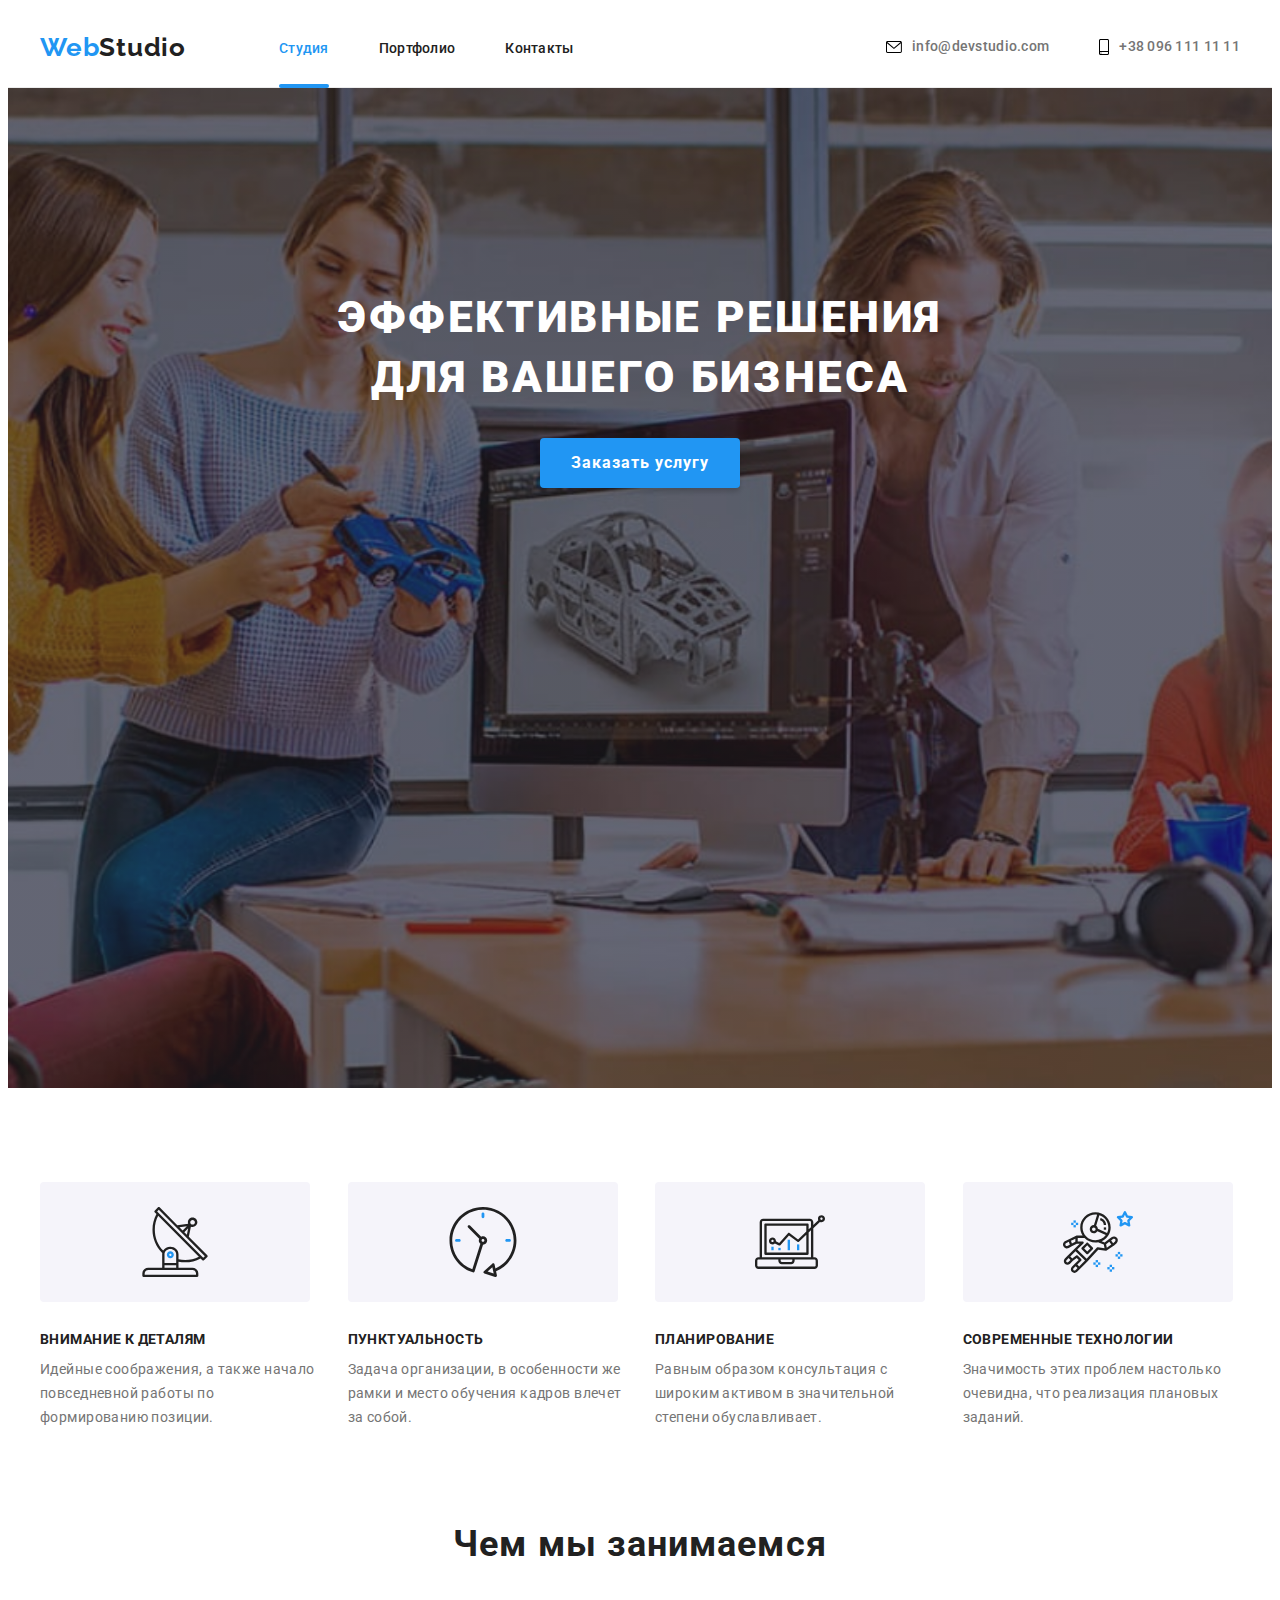
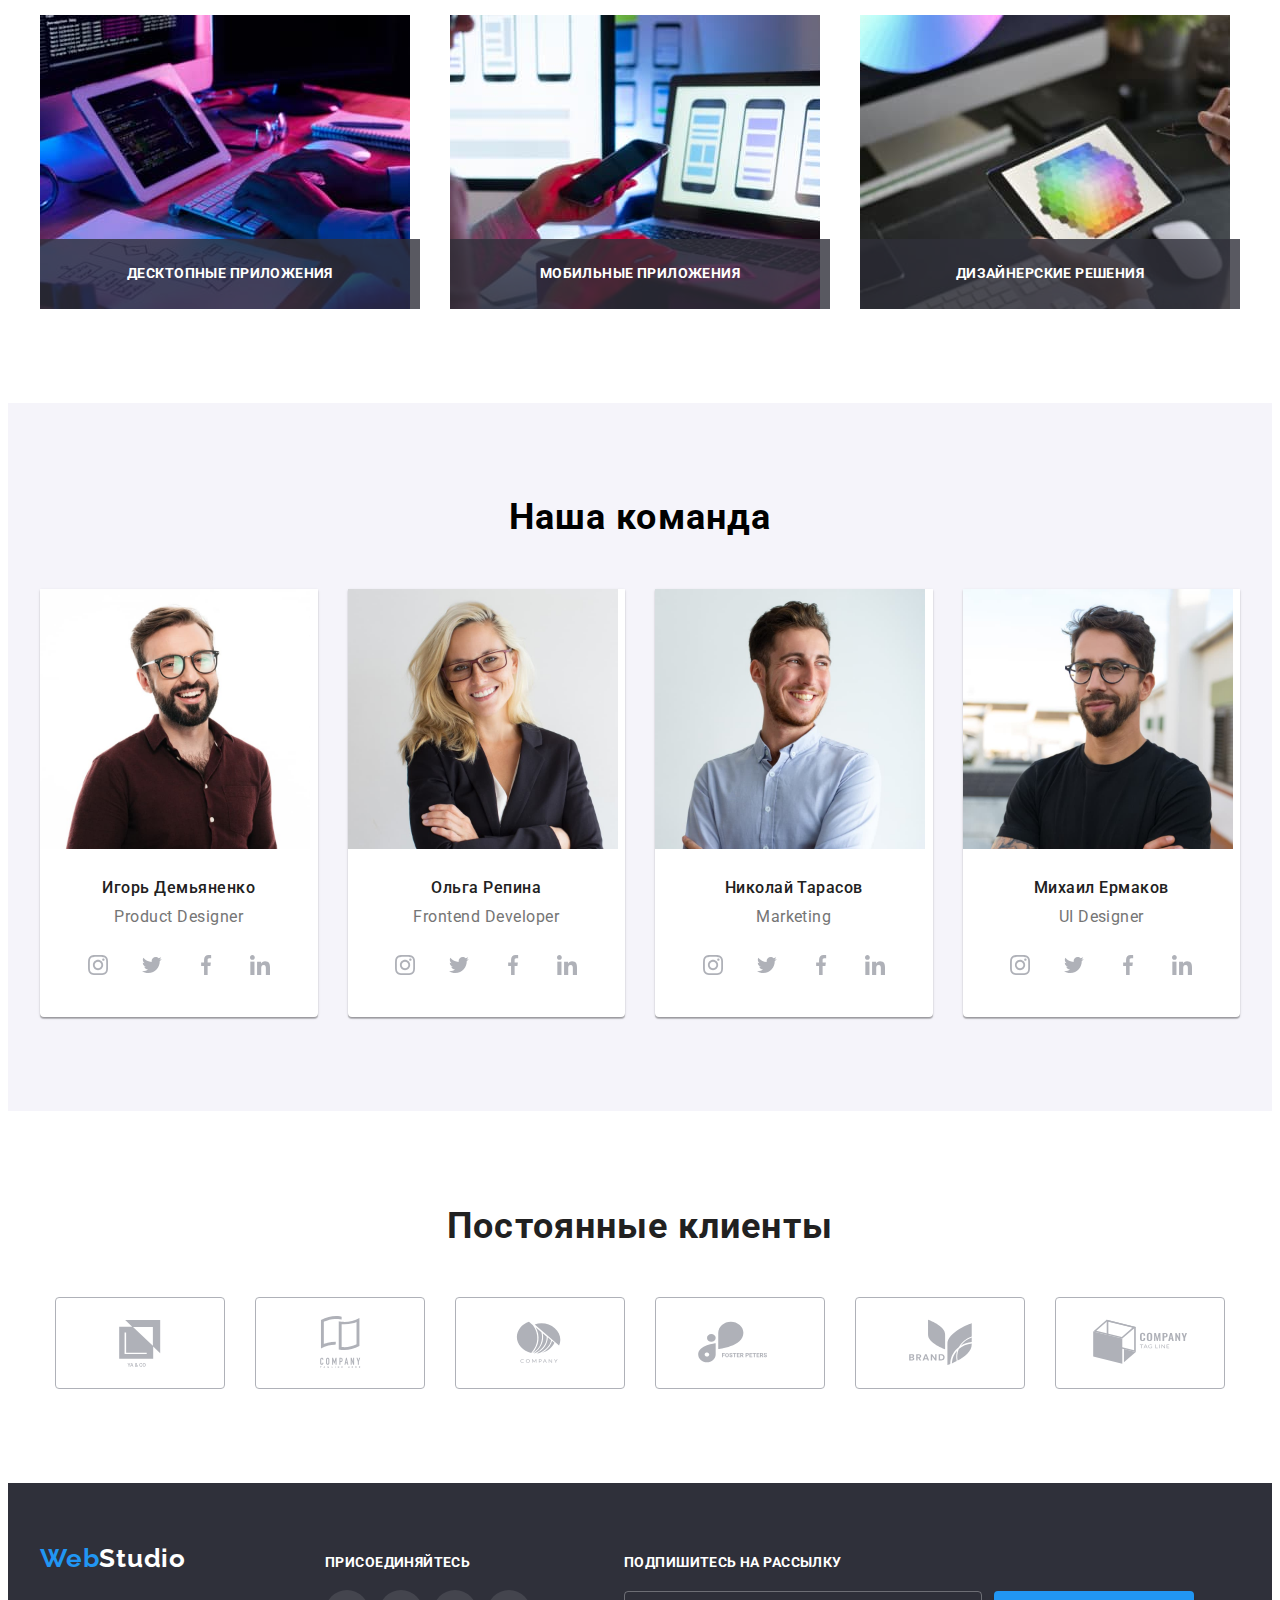
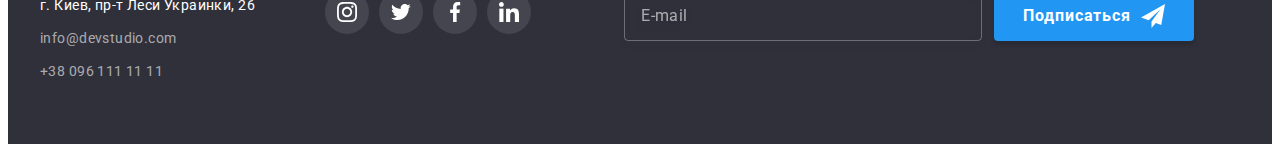
<file: index.html>
<!DOCTYPE html>
<html lang="ru">
<head>
    <meta charset="UTF-8">
    <meta http-equiv="X-UA-Compatible" content="IE=edge">
    <meta name="viewport" content="width=device-width, initial-scale=1.0">
    <link rel="preconnect" href="https://fonts.googleapis.com" />
    <link rel="preconnect" href="https://fonts.gstatic.com" crossorigin />
    <link href="https://fonts.googleapis.com/css2?family=Roboto:wght@400;500;700;900&family=Raleway:wght@700&display=swap"
        rel="stylesheet" 
    />
    <title>Gnat mac WebStudio</title>
    <link rel="stylesheet" href="https://cdnjs.cloudflare.com/ajax/libs/modern-normalize/1.1.0/modern-normalize.min.css"
        integrity="sha512-wpPYUAdjBVSE4KJnH1VR1HeZfpl1ub8YT/NKx4PuQ5NmX2tKuGu6U/JRp5y+Y8XG2tV+wKQpNHVUX03MfMFn9Q=="
        crossorigin="anonymous" referrerpolicy="no-referrer" />
    <link rel="stylesheet" href="./styles.css" />
</head>
    <body>
    <!--Section 1 header--> 
    <header class="header">
        <div class="container">
            <a class="header-logo link" href="./index.html">Web<span class="header-logo-a">Studio</span></a>
            <nav class="header-nav">
                <ul class="header-list list">
                    <li class="header-item"><a class="header-ite link current" href="./index.html">Студия</a></li>
                    <li class="header-item"><a class="header-ite link" href="./portfolio.html">Портфолио</a></li>
                    <li class="header-item"><a class="header-ite link" href="">Контакты</a></li>
                </ul>
            </nav>
            <div class="header-contacts">
                <a class="header-link link" href="mailto:info@devstudio.com">
                    <svg class="header-icon" width="16" height="12">
                        <use href="./images/icons/symbol-defs.svg#icon-envelope"></use>
                    </svg>
                    info@devstudio.com</a>
                <a class="header-link link" href="tel:+380961111111">
                    <svg class="header-icon" width="10" height="16">
                        <use href="./images/icons/symbol-defs.svg#icon-smartphone"></use>
                    </svg>
                    +38 096 111 11 11</a>
            </div>
        </div>
    </header>
    <main>
    <!--Section 2 hero -->
        <section class="hero">
            <div class="container">
            <div class="hero-pic">   
            <h1 class="hero-title">Эффективные решения для вашего бизнеса</h1>
                <button type="button" class="hero-btn btn" data-modal-open>Заказать услугу</button>
            </div>
            </div>
        </section>
    <!--Section 3 benefits -->
        <section class="benefits section">
            <div class="container">
            <ul class="benefits-list list">
                <li class="benefits-item">
                    <div class="benefits-icons">
                    <svg class="benefits-icon">
                        <use href="./images/icons/symbol-defs.svg#icon-antenna"></use>
                    </svg>
                    </div>
                    <p class="benefits-item-up">Внимание к деталям</p>
                    <p class="benefits-item-low">Идейные соображения, а также начало повседневной работы по формированию позиции.</p>
                </li>
                <li class="benefits-item">
                    <div class="benefits-icons">
                    <svg class="benefits-icon">
                        <use href="./images/icons/symbol-defs.svg#icon-clock"></use>
                    </svg>
                    </div>
                    <p class="benefits-item-up">Пунктуальность</p>
                    <p class="benefits-item-low">Задача организации, в особенности же рамки и место обучения кадров влечет за собой.</p>
                </li>
                <li class="benefits-item">
                    <div class="benefits-icons">
                    <svg class="benefits-icon">
                        <use href="./images/icons/symbol-defs.svg#icon-diagram"></use>
                    </svg>
                    </div>
                    <p class="benefits-item-up">Планирование</p>
                    <p class="benefits-item-low">Равным образом консультация с широким активом в значительной степени обуславливает.</p>
                </li>
                <li class="benefits-item">
                    <div class="benefits-icons">
                    <svg class="benefits-icon">
                        <use href="./images/icons/symbol-defs.svg#icon-astronaut"></use>
                    </svg>
                    </div>
                    <p class="benefits-item-up">Современные технологии</p>
                    <p class="benefits-item-low">Значимость этих проблем настолько очевидна, что реализация плановых заданий.</p>
                </li>
            </ul>
            </div>
        </section>
    <!--Section 4 what-we-do -->
        <section class="we-do section">
            <div class="container">
            <h2 class="we-do-title">Чем мы занимаемся</h2>
            <ul class="we-do-list">
                <li class="we-do-item list"><img src="./images/we-do-1.jpg" alt="десктопный приложения" width="370">
                <div class="we-do-name">
                    <p class="we-do-text">Десктопные приложения</p>
                </div>
                </li>
                <li class="we-do-item list"><img src="./images/we-do-2.jpg" alt="мобильные приложения" width="370">
                <div class="we-do-name">
                    <p class="we-do-text">Мобильные приложения</p>
                </div>
                </li>
                <li class="we-do-item list"><img src="./images/we-do-3.jpg" alt="дизайнерские решения" width="370">
                <div class="we-do-name">
                    <p class="we-do-text">Дизайнерские решения</p>
                </div>
                </li>
            </ul>
            </div>
        </section>
    <!--Section 5 our-team -->
        <section class="our-team section">
            <div class="container">
            <h2 class="our-team-title">Наша команда</h2>
            <ul class="our-team-list list">
                <li class="our-team-item">
                    <img src="./images/team-1.jpg" alt="" width="270">
                    <div class="our-team-name"> 
                    <h3 class="our-team-item-up">Игорь Демьяненко</p>
                    <p class="our-team-item-low" lang="en">Product Designer</p>
                    <ul class="team-social-list list ">
                        <li class="team-social-item">
                            <a href="" class="team-social-link link">
                                <svg class="team-social-icon" width="20" height="20">
                                    <use href="./images/icons/symbol-defs.svg#icon-instagram"></use>
                                </svg>
                            </a></li>
                        <li class="team-social-item">
                            <a href="" class="team-social-link link">
                                <svg class="team-social-icon" width="20" height="20">
                                    <use href="./images/icons/symbol-defs.svg#icon-twitter"></use>
                                </svg>
                            </a></li>
                        <li class="team-social-item">
                            <a href="" class="team-social-link link">
                                <svg class="team-social-icon" width="20" height="20">
                                    <use href="./images/icons/symbol-defs.svg#icon-facebook"></use>
                                </svg>
                            </a></li>
                        <li class="team-social-item">
                            <a href="" class="team-social-link link">
                                <svg class="team-social-icon" width="20" height="20">
                                    <use href="./images/icons/symbol-defs.svg#icon-linkedin"></use>
                                </svg>
                            </a></li>
                    </ul>
                </div>
                </li>
                <li class="our-team-item">
                    <img src="./images/team-2.jpg" alt="" width="270">
                    <div class="our-team-name">
                    <h3 class="our-team-item-up">Ольга Репина</p>
                    <p class="our-team-item-low" lang="en">Frontend Developer</p>
                        <ul class="team-social-list list ">
                            <li class="team-social-item">
                                <a href="" class="team-social-link link">
                                    <svg class="team-social-icon" width="20" height="20">
                                        <use href="./images/icons/symbol-defs.svg#icon-instagram"></use>
                                    </svg>
                                </a>
                            </li>
                            <li class="team-social-item">
                                <a href="" class="team-social-link link">
                                    <svg class="team-social-icon" width="20" height="20">
                                        <use href="./images/icons/symbol-defs.svg#icon-twitter"></use>
                                    </svg>
                                </a>
                            </li>
                            <li class="team-social-item">
                                <a href="" class="team-social-link link">
                                    <svg class="team-social-icon" width="20" height="20">
                                        <use href="./images/icons/symbol-defs.svg#icon-facebook"></use>
                                    </svg>
                                </a>
                            </li>
                            <li class="team-social-item">
                                <a href="" class="team-social-link link">
                                    <svg class="team-social-icon" width="20" height="20">
                                        <use href="./images/icons/symbol-defs.svg#icon-linkedin"></use>
                                    </svg>
                                </a>
                            </li>
                        </ul>
                </div>
                </li>
                <li class="our-team-item">
                    <img src="./images/team-3.jpg" alt="" width="270">
                    <div class="our-team-name">
                    <h3 class="our-team-item-up">Николай Тарасов</p>
                    <p class="our-team-item-low" lang="en">Marketing</p>
                        <ul class="team-social-list list ">
                            <li class="team-social-item">
                                <a href="" class="team-social-link link">
                                    <svg class="team-social-icon" width="20" height="20">
                                        <use href="./images/icons/symbol-defs.svg#icon-instagram"></use>
                                    </svg>
                                </a>
                            </li>
                            <li class="team-social-item">
                                <a href="" class="team-social-link link">
                                    <svg class="team-social-icon" width="20" height="20">
                                        <use href="./images/icons/symbol-defs.svg#icon-twitter"></use>
                                    </svg>
                                </a>
                            </li>
                            <li class="team-social-item">
                                <a href="" class="team-social-link link">
                                    <svg class="team-social-icon" width="20" height="20">
                                        <use href="./images/icons/symbol-defs.svg#icon-facebook"></use>
                                    </svg>
                                </a>
                            </li>
                            <li class="team-social-item">
                                <a href="" class="team-social-link link">
                                    <svg class="team-social-icon" width="20" height="20">
                                        <use href="./images/icons/symbol-defs.svg#icon-linkedin"></use>
                                    </svg>
                                </a>
                            </li>
                        </ul>
                </div>
                </li>
                <li class="our-team-item">
                    <img src="./images/team-4.jpg" alt="" width="270">
                    <div class="our-team-name">
                    <h3 class="our-team-item-up">Михаил Ермаков</p>
                    <p class="our-team-item-low" lang="en">UI Designer</p>
                    <ul class="team-social-list list ">
                        <li class="team-social-item">
                            <a href="" class="team-social-link link">
                                <svg class="team-social-icon" width="20" height="20">
                                    <use href="./images/icons/symbol-defs.svg#icon-instagram"></use>
                                </svg>
                            </a>
                        </li>
                        <li class="team-social-item">
                            <a href="" class="team-social-link link">
                                <svg class="team-social-icon" width="20" height="20">
                                    <use href="./images/icons/symbol-defs.svg#icon-twitter"></use>
                                </svg>
                            </a>
                        </li>
                        <li class="team-social-item">
                            <a href="" class="team-social-link link">
                                <svg class="team-social-icon" width="20" height="20">
                                    <use href="./images/icons/symbol-defs.svg#icon-facebook"></use>
                                </svg>
                            </a>
                        </li>
                        <li class="team-social-item">
                            <a href="" class="team-social-link link">
                                <svg class="team-social-icon" width="20" height="20">
                                    <use href="./images/icons/symbol-defs.svg#icon-linkedin"></use>
                                </svg>
                            </a>
                        </li>
                    </ul>
                </div>
                </li>
            </ul>
            </div>
        </section>
        <!--Section 6 CLIENTS -->
        <section class="client">
            <div class="container">
                <h2 class="client-title">Постоянные клиенты</h2>
                <ul class="client-list list">
                    <li class="client-item"><a href="" class="client-link link">
                        <svg class="client-icon" width="170" height="92">
                                    <use href="./images/icons/symbol-defs.svg#icon-Client-1"></use>
                                </svg>
                    </a></li>
                    <li class="client-item"><a href="" class="client-link link">
                        <svg class="client-icon" width="170" height="92">
                                    <use href="./images/icons/symbol-defs.svg#icon-Client-2"></use>
                                </svg>
                    </a></li>
                    <li class="client-item"><a href="" class="client-link link">
                        <svg class="client-icon" width="170" height="92">
                                    <use href="./images/icons/symbol-defs.svg#icon-Client-3"></use>
                                </svg>
                    </a></li>
                    <li class="client-item"><a href="" class="client-link link">
                        <svg class="client-icon" width="170" height="92">
                                    <use href="./images/icons/symbol-defs.svg#icon-Client-4"></use>
                                </svg>
                    </a></li>
                    <li class="client-item"><a href="" class="client-link link">
                        <svg class="client-icon" width="170" height="92">
                                    <use href="./images/icons/symbol-defs.svg#icon-Client-5"></use>
                                </svg>
                    </a></li>
                    <li class="client-item"><a href="" class="client-link link">
                        <svg class="client-icon" width="170" height="92">
                                    <use href="./images/icons/symbol-defs.svg#icon-Client-6"></use>
                                </svg>
                    </a></li>
                </ul>
            </div>
        </section>
    </main>
    <!--Section FOOTER -->
    <footer class="footer section">
        <div class="container">
            <div class="footer-all">
            <div class="footer-info">   
            <a class="footer-logo link" href="./index.html">Web<span class="footer-logo-a">Studio</span></a>
                <address>
                <ul class="footer-list list">
                    <li class="footer-item"><a href="https://goo.gl/maps/JQPirbtN8Ry6AJ1e7" target="_blank" class="footer-address link">г. Киев, пр-т Леси Украинки, 26</a></li>
                    <li class="footer-item"><a href="mailto:info@devstudio.com" class="link footer-link">info@devstudio.com</a></li>
                    <li class="footer-item"><a href="tel:+380961111111" class="link footer-link">+38 096 111 11 11</a></li>
                </ul>
                </address>
            </div>
            <div class="footer-social">
                <h3 class="footer-social-h">Присоединяйтесь</h3>
                <ul class="footer-social-list list">
                    <li class="footer-social-item">
                        <a href="" class="footer-social-link link">
                            <svg class="footer-social-icon" width="20" height="20">
                                <use href="./images/icons/symbol-defs.svg#icon-instagram"></use>
                            </svg>
                        </a>
                    </li>
                    <li class="footer-social-item">
                        <a href="" class="footer-social-link link">
                            <svg class="footer-social-icon" width="20" height="20">
                                <use href="./images/icons/symbol-defs.svg#icon-twitter"></use>
                            </svg>
                        </a>
                    </li>
                    <li class="footer-social-item">
                        <a href="" class="footer-social-link link">
                            <svg class="footer-social-icon" width="20" height="20">
                                <use href="./images/icons/symbol-defs.svg#icon-facebook"></use>
                            </svg>
                        </a>
                    </li>
                    <li class="footer-social-item">
                        <a href="" class="footer-social-link link">
                            <svg class="footer-social-icon" width="20" height="20">
                                <use href="./images/icons/symbol-defs.svg#icon-linkedin"></use>
                            </svg>
                        </a>
                    </li>
                </ul>
            </div>
            <div class="footer-form">
                <form class="footer-form-subs">
                    <label for="footer-form-subscribe">Подпишитесь на рассылку</label>
                    <div class="footer-form-field">
                    <input
                    name="email" 
                    type="email" 
                    id="footer-form-subscribe"
                    placeholder="E-mail"
                    class="footer-form-input"
                    />
                    <button type="submit" class="footer-form-btn">
                        Подписаться
                        <svg class="footer-form-icon" width="24" height="24">
                            <use href="./images/icons/symbol-defs.svg#icon-send"></use>
                        </svg>
                    </button>
                    </div>
                </form>
            </div>
            </div>
        </div>
    </footer>
    <!------------- MODAL ----------->
    <div class="overlay is-hidden" data-modal>
    <div class="modal">
        <button class="close-button" type="button" data-modal-close>
            <svg class="close-button-icon" width="18" height="18">
                <use href="./images/icons/symbol-defs.svg#icon-close"></use>
            </svg>
        </button>
        <p class="modal-title">Оставьте свои данные, мы вам перезвоним</h3>
        <form class="modal-form">
            <div class="form-field">
                <label class="input-text" for="user-name">Имя</label>
                <div class="input-wrap">
                    <input 
                    id="user-name"
                    name="user-name"
                    type="text"
                    class="modal-input"
                    placeholder=""
                    />
                    <svg class="input-icon" width="18" height="18">
                        <use href="./images/icons/symbol-defs.svg#icon-person"></use>
                    </svg>
                </div>
            </div>
            <div class="form-field">
                <label class="input-text" for="user-tel">Телефон</label>
                <div class="input-wrap">
                    <input 
                    id="user-tel" 
                    name="user-tel" 
                    type="tel" 
                    class="modal-input" 
                    placeholder="" 
                    />
                    <svg class="input-icon" width="18" height="18">
                        <use href="./images/icons/symbol-defs.svg#icon-phone"></use>
                    </svg>
                </div>
            </div>
            <div class="form-field">
                <label class="input-text" for="user-email">Почта</label>
                <div class="input-wrap">
                    <input 
                    id="user-email" 
                    name="user-email" 
                    type="email" 
                    class="modal-input" 
                    placeholder=""
                    />
                    <svg class="input-icon" width="18" height="18">
                        <use href="./images/icons/symbol-defs.svg#icon-email"></use>
                    </svg>
                </div>
            </div>
            <div class="form-field">
                <label class="input-text" for="user-text">Комментарий</label>
                <div class="input-wrap">
                    <textarea 
                    class="modal-text"
                    name="user-text"
                    id="user-text"
                    placeholder="Введите текст" 
                    ></textarea>
                </div>
            </div>
            <div class="form-field-check">
                    <input
                    type="checkbox"
                    class="modal-check visually-hidden" 
                    name="privacy-check" 
                    id="modal-check" 
                    />
                    <label class="modal-check-text" for="modal-check">
                    <span>
                        <svg class="check-icon" width="16" height="15">
                            <use href="./images/icons/symbol-defs.svg#icon-check"></use>
                        </svg>
                    </span>
                    <p>
                    Соглашаюсь с рассылкой и принимаю <a href="#" class="check-link">Условия договора</a>
                    </p>
                    </label>
            </div>
            <div class="btn-wrap">
            <button type="submit" class="modal-btn">Отправить</button>
            </div>
        </form>
    </div>
    </div>
    <script src="./js/modal.js"></script>
    </body>
</html>
</file>
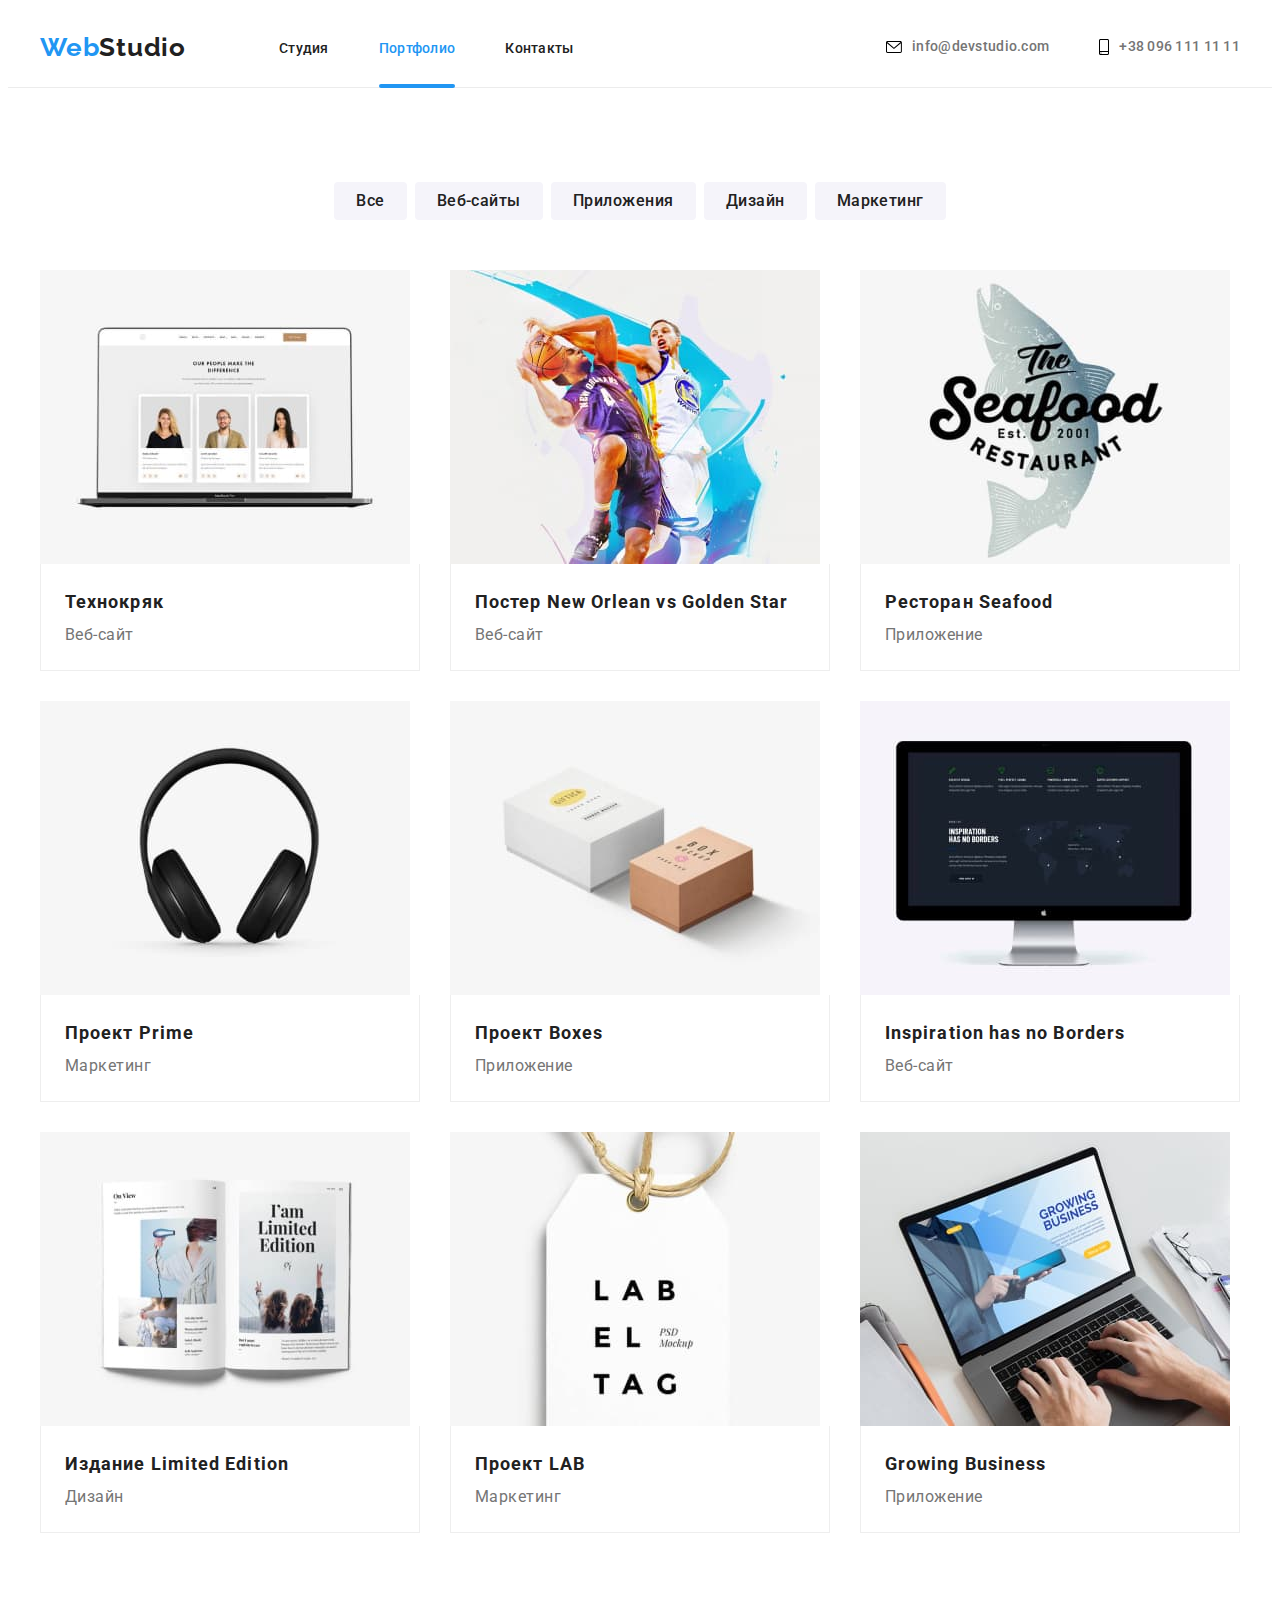
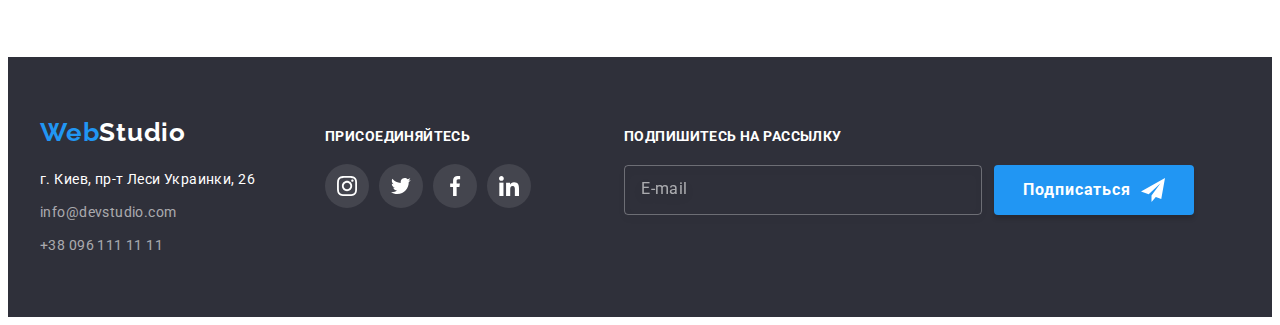
<file: portfolio.html>
<!DOCTYPE html>
<html lang="en">
<head>
    <meta charset="UTF-8" />
    <meta http-equiv="X-UA-Compatible" content="IE=edge" />
    <meta name="viewport" content="width=device-width, initial-scale=1.0" />
    <link rel="preconnect" href="https://fonts.googleapis.com" />
    <link rel="preconnect" href="https://fonts.gstatic.com" crossorigin />
    <link href="https://fonts.googleapis.com/css2?family=Roboto:wght@400;500;700;900&family=Raleway:wght@700&display=swap"
        rel="stylesheet" 
    />
    <title>Gnat - Portfolio - Webstudio</title>
    <link rel="stylesheet" href="https://cdnjs.cloudflare.com/ajax/libs/modern-normalize/1.1.0/modern-normalize.min.css"
        integrity="sha512-wpPYUAdjBVSE4KJnH1VR1HeZfpl1ub8YT/NKx4PuQ5NmX2tKuGu6U/JRp5y+Y8XG2tV+wKQpNHVUX03MfMFn9Q=="
        crossorigin="anonymous" referrerpolicy="no-referrer" />
    <link rel="stylesheet" href="./styles.css" />
</head>
    <body>
    <!--Section 1 header-->
    <header class="header">
        <div class="container">
        <a class="header-logo link" href="./index.html">Web<span class="header-logo-a">Studio</span></a>
            <nav class="header-nav">
                <ul class="header-list list">
                    <li class="header-item"><a class="header-ite link" href="./index.html">Студия</a></li>
                    <li class="header-item"><a class="header-ite link current" href="./portfolio.html">Портфолио</a></li>
                    <li class="header-item"><a class="header-ite link" href="">Контакты</a></li>
                </ul>
            </nav>
        <div class="header-contacts">
            <a class="header-link link" href="mailto:info@devstudio.com">
                <svg class="header-icon" width="16" height="12">
                    <use href="./images/icons/symbol-defs.svg#icon-envelope"></use>
                </svg>
                info@devstudio.com</a>
            <a class="header-link link" href="tel:+380961111111">
                <svg class="header-icon" width="10" height="16">
                    <use href="./images/icons/symbol-defs.svg#icon-smartphone"></use>
                </svg>
                +38 096 111 11 11</a>
        </div>
        </div>
    </header>
    <main>
    <!--Section 2 Projects -->
    <section class="pf-projects section">
        <div class="container">
            <ul class="pf-btns-list list">
                <li class="pf-btns-li"><button type="button" class="pf-btns-item btn">Все</button></li>
                <li class="pf-btns-li"><button type="button" class="pf-btns-item btn">Веб-сайты</button></li>
                <li class="pf-btns-li"><button type="button" class="pf-btns-item btn">Приложения</button></li>
                <li class="pf-btns-li"><button type="button" class="pf-btns-item btn">Дизайн</button></li>
                <li class="pf-btns-li"><button type="button" class="pf-btns-item btn">Маркетинг</button></li>
            </ul>
            <ul class="pf-project-list list">
                <li class="pf-project-item">
                    <a href="" class="pf-project-link link">
                    <div class="pf-project-image">
                    <img src="./images/project-1.jpg" alt="" width="370">
                    <p class="pf-project-hover">Ресурс предлагает комплексные предложения с разным уровнем функционала и сервисов. Все это
                    позволит посетителю получить
                    исчерпывающие сведения о компании или частном лице.</p></div>
                    <div class="pf-project-border">
                    <p class="pf-project-item-up">Технокряк</p>
                    <p  class="pf-project-item-low">Веб-сайт</p>
                    </div>
                    </a>
                </li>
                <li class="pf-project-item">
                <a href="" class="pf-project-link link">
                    <div class="pf-project-image">
                        <img src="./images/project-2.jpg" alt="" width="370">
                        <p class="pf-project-hover">Ресурс предлагает комплексные предложения с разным уровнем функционала и сервисов.
                            Все это
                            позволит посетителю получить
                            исчерпывающие сведения о компании или частном лице.</p>
                    </div>
                    <div class="pf-project-border">
                        <p class="pf-project-item-up">Постер New Orlean vs Golden Star</p>
                        <p class="pf-project-item-low">Веб-сайт</p>
                    </div>
                </a>
                </li>
                <li class="pf-project-item">
                    <a href="" class="pf-project-link link">
                        <div class="pf-project-image">
                            <img src="./images/project-3.jpg" alt="" width="370">
                            <p class="pf-project-hover">Ресурс предлагает комплексные предложения с разным уровнем функционала и
                                сервисов.
                                Все это
                                позволит посетителю получить
                                исчерпывающие сведения о компании или частном лице.</p>
                        </div>
                        <div class="pf-project-border">
                            <p class="pf-project-item-up">Ресторан Seafood</p>
                            <p class="pf-project-item-low">Приложение</p>
                        </div>
                    </a>
                </li>
                <li class="pf-project-item">
                    <a href="" class="pf-project-link link">
                        <div class="pf-project-image">
                            <img src="./images/project-4.jpg" alt="" width="370">
                            <p class="pf-project-hover">Ресурс предлагает комплексные предложения с разным уровнем функционала и
                                сервисов.
                                Все это
                                позволит посетителю получить
                                исчерпывающие сведения о компании или частном лице.</p>
                        </div>
                        <div class="pf-project-border">
                            <p class="pf-project-item-up">Проект Prime</p>
                            <p class="pf-project-item-low">Маркетинг</p>
                        </div>
                    </a>
                </li>
                <li class="pf-project-item">
                    <a href="" class="pf-project-link link">
                        <div class="pf-project-image">
                            <img src="./images/project-5.jpg" alt="" width="370">
                            <p class="pf-project-hover">Ресурс предлагает комплексные предложения с разным уровнем функционала и
                                сервисов.
                                Все это
                                позволит посетителю получить
                                исчерпывающие сведения о компании или частном лице.</p>
                        </div>
                        <div class="pf-project-border">
                            <p class="pf-project-item-up">Проект Boxes</p>
                            <p class="pf-project-item-low">Приложение</p>
                        </div>
                    </a>
                </li>
                <li class="pf-project-item">
                    <a href="" class="pf-project-link link">
                        <div class="pf-project-image">
                            <img src="./images/project-6.jpg" alt="" width="370">
                            <p class="pf-project-hover">Ресурс предлагает комплексные предложения с разным уровнем функционала и
                                сервисов.
                                Все это
                                позволит посетителю получить
                                исчерпывающие сведения о компании или частном лице.</p>
                        </div>
                        <div class="pf-project-border">
                            <p class="pf-project-item-up">Inspiration has no Borders</p>
                            <p class="pf-project-item-low">Веб-сайт</p>
                        </div>
                    </a>
                </li>
                <li class="pf-project-item">
                    <a href="" class="pf-project-link link">
                        <div class="pf-project-image">
                            <img src="./images/project-7.jpg" alt="" width="370">
                            <p class="pf-project-hover">Ресурс предлагает комплексные предложения с разным уровнем функционала и
                                сервисов.
                                Все это
                                позволит посетителю получить
                                исчерпывающие сведения о компании или частном лице.</p>
                        </div>
                        <div class="pf-project-border">
                            <p class="pf-project-item-up">Издание Limited Edition</p>
                            <p class="pf-project-item-low">Дизайн</p>
                        </div>
                    </a>
                </li>
                <li class="pf-project-item">
                    <a href="" class="pf-project-link link">
                        <div class="pf-project-image">
                            <img src="./images/project-8.jpg" alt="" width="370">
                            <p class="pf-project-hover">Ресурс предлагает комплексные предложения с разным уровнем функционала и
                                сервисов.
                                Все это
                                позволит посетителю получить
                                исчерпывающие сведения о компании или частном лице.</p>
                        </div>
                        <div class="pf-project-border">
                            <p class="pf-project-item-up">Проект LAB</p>
                            <p class="pf-project-item-low">Маркетинг</p>
                        </div>
                    </a>
                </li>
                <li class="pf-project-item">
                    <a href="" class="pf-project-link link">
                        <div class="pf-project-image">
                            <img src="./images/project-9.jpg" alt="" width="370">
                            <p class="pf-project-hover">Ресурс предлагает комплексные предложения с разным уровнем функционала и
                                сервисов.
                                Все это
                                позволит посетителю получить
                                исчерпывающие сведения о компании или частном лице.</p>
                        </div>
                        <div class="pf-project-border">
                            <p class="pf-project-item-up">Growing Business</p>
                            <p class="pf-project-item-low">Приложение</p>
                        </div>
                    </a>
                </li>
            </ul>
            </div>
        </section>
    </main>
    <footer class="footer section">
        <div class="container">
            <div class="footer-all">
                <div class="footer-info">
                    <a class="footer-logo link" href="./index.html">Web<span class="footer-logo-a">Studio</span></a>
                    <address>
                        <ul class="footer-list list">
                            <li class="footer-item"><a href="https://goo.gl/maps/JQPirbtN8Ry6AJ1e7" target="_blank"
                                    class="footer-address link">г. Киев, пр-т Леси Украинки, 26</a></li>
                            <li class="footer-item"><a href="mailto:info@devstudio.com"
                                    class="link footer-link">info@devstudio.com</a></li>
                            <li class="footer-item"><a href="tel:+380961111111" class="link footer-link">+38 096 111 11
                                    11</a></li>
                        </ul>
                    </address>
                </div>
                <div class="footer-social">
                    <h3 class="footer-social-h">Присоединяйтесь</h3>
                    <ul class="footer-social-list list">
                        <li class="footer-social-item">
                            <a href="" class="footer-social-link link">
                                <svg class="footer-social-icon" width="20" height="20">
                                    <use href="./images/icons/symbol-defs.svg#icon-instagram"></use>
                                </svg>
                            </a>
                        </li>
                        <li class="footer-social-item">
                            <a href="" class="footer-social-link link">
                                <svg class="footer-social-icon" width="20" height="20">
                                    <use href="./images/icons/symbol-defs.svg#icon-twitter"></use>
                                </svg>
                            </a>
                        </li>
                        <li class="footer-social-item">
                            <a href="" class="footer-social-link link">
                                <svg class="footer-social-icon" width="20" height="20">
                                    <use href="./images/icons/symbol-defs.svg#icon-facebook"></use>
                                </svg>
                            </a>
                        </li>
                        <li class="footer-social-item">
                            <a href="" class="footer-social-link link">
                                <svg class="footer-social-icon" width="20" height="20">
                                    <use href="./images/icons/symbol-defs.svg#icon-linkedin"></use>
                                </svg>
                            </a>
                        </li>
                    </ul>
                </div>
                <div class="footer-form">
                    <form class="footer-form-subs">
                        <label for="footer-form-subscribe">Подпишитесь на рассылку</label>
                        <div class="footer-form-field">
                            <input name="email" type="email" id="footer-form-subscribe" placeholder="E-mail"
                                class="footer-form-input"/>
                            <button type="submit" class="footer-form-btn">
                                Подписаться
                                <svg class="footer-form-icon" width="24" height="24">
                                    <use href="./images/icons/symbol-defs.svg#icon-send"></use>
                                </svg>
                            </button>
                        </div>
                    </form>
                </div>
            </div>
        </div>
    </footer>
    <div class="overlay is-hidden" data-modal>
        <div class="modal">
            <button class="close-button" type="button" data-modal-close>
                <svg class="close-button-icon" width="18" height="18">
                    <use href="./images/icons/symbol-defs.svg#icon-close"></use>
                </svg>
            </button>
        </div>
    </div>
    <script src="./js/modal.js"></script>
    </body>
    </html>
</file>
<file: styles.css>
:root {
  --main-blue: #2196f3;
  --first-text: #212121;
  --main-background: #e5e5e5;
  --text-low: #757575;
}

*::before,
*::after {
  box-sizing: border-box;
}

p,
h1,
h2,
h3,
h4,
h5,
h6 {
  margin: 0;
}

ul,
ol {
  margin: 0;
  padding-left: 0;
}

img {
  display: block;
  max-width: 100%;
  height: auto
}

body {
  color: var(----main-background);
  font-family: "Roboto", sans-serif;
}

.list {
  list-style: none;
}

.link {
  text-decoration: none;
  cursor: pointer;
}

.container {
  width: 1200px;
  padding-left: 15px;
  padding-right: 15px;  
  margin: 0 auto;
}

.section {
  padding-top: 94px;
  padding-bottom: 94px;
}

.visually-hidden {
  position: absolute;
  white-space: nowrap;
  width: 1px;
  height: 1px;
  overflow: hidden;
  border: 0;
  padding: 0;
  clip: rect(0 0 0 0);
  clip-path: inset(50%);
  margin: -1px;
}

/*-------------- HEADER------------ */

.header {
  background-color: #ffffff;
  padding-top: 24px;
  padding-bottom: 24px;
  border-bottom: 1px solid #ececec;
}

.header .container,
.header-list {
  display: flex;
} 

.header-nav {
  display: flex;
  align-items: center;
  margin-right: auto;
}

.header-logo {
  font-family: "Raleway";
  font-weight: 700;
  font-size: 26px;
  line-height: 1.19;
  letter-spacing: 0.03em;
  color: var(--main-blue);
}

/* .header-list a {
  display: inline-block;
} */



.header-logo-a {
  color: var(--first-text);
  margin-right: 93px;
}

.header-item:not(:last-child) {
  margin-right: 50px;
}

.header-ite {
  position: relative;
  font-weight: 500;
  font-size: 14px;
  line-height: 1.14;
  letter-spacing: 0.02em;
  color: var(--first-text);
  transition: color 250ms cubic-bezier(0.4, 0, 0.2, 1);
}

.header-ite:hover,
.header-ite:focus {
 color: var(--main-blue);
}

.current {
  color: var(--main-blue);
  position: relative;
  padding-top: 32px;
  padding-bottom: 32px;
}

.current::after {
  content: '';
  position: absolute;
  display: block;
  bottom: 0;
  left: 0;
  width: 100%;
  height: 4px;
  background: var(--main-blue);
  border-radius: 2px;
}

.header-contacts {
  display: flex;
  justify-content: flex-end;
  align-items: center;
}

.header-link:last-child {
  padding-right: 0px;
  margin-left: 50px;
}

.header-link {
  display: inline-flex;
  flex-wrap: nowrap;
  align-items: center;
  justify-content: flex-end;font-weight: 500;
  font-size: 14px;
  line-height: 1.14;
  letter-spacing: 0.02em;
  color: var(--text-low);
  transition: background-color 250ms cubic-bezier(0.4, 0, 0.2, 1),
  color 250ms cubic-bezier(0.4, 0, 0.2, 1),
  box-shadow 250ms cubic-bezier(0.4, 0, 0.2, 1);
}

.header-link:hover,
.header-link:focus {
  color: var(--main-blue);
}

.header-icon {
  margin-right: 10px;
  transition: fill 250ms cubic-bezier(0.4, 0, 0.2, 1);
}

.header-link:hover .header-icon,
.header-link:focus .header-icon {
  fill: var(--main-blue);
}

/*--------------HERO------------ */

.hero {
  background-color: #C4C4C4;
  padding-top: 200px;
  padding-bottom: 200px;
  max-width: 1600px;
  height: 600px;
  margin-left: auto;
  margin-right: auto;
  background-image: linear-gradient(rgba(47, 48, 58, 0.4), rgba(47, 48, 58, 0.4)), url(./images/bg-hero.jpg); 
  background-position: center;
  background-repeat: no-repeat;
  background-size: cover;
}

.hero-title {
  font-weight: 900;
  font-size: 44px;
  line-height: 1.36;
  text-align: center;
  letter-spacing: 0.06em;
  text-transform: uppercase;
  color: #ffffff;
  max-width: 696px;
  margin: 0 auto;
  margin-bottom: 30px;
}

.hero-btn {
  font-family: 'Roboto';
  font-style: normal;
  font-weight: 700;
  font-size: 16px;
  line-height: 1.87;
  display: block;
  letter-spacing: 0.06em;
  color: #ffffff;
  background: var(--main-blue);
  box-shadow: 0px 4px 4px rgba(0, 0, 0, 0.15);
  border-radius: 4px;
  cursor: pointer;
  height: 50px;
  min-width: 200px;
  text-align: center;
  margin: 0 auto;
  border: 0;
  transition: background-color 250ms cubic-bezier(0.4, 0, 0.2, 1),
  color 250ms cubic-bezier(0.4, 0, 0.2, 1),
  box-shadow 250ms cubic-bezier(0.4, 0, 0.2, 1);
}

.hero-btn:hover,
.hero-btn:focus {
  background-color: #188ce8;
}

/*--------------BENEFITS------------ */

.benefits {
  background-color: var(----main-background);
  padding-bottom: 0;
}

.benefits .container {
  display: flex;
}

.benefits-list {
  display: flex;
}

.benefits-item {
  width: calc((100% - 90px) / 4);
}

.benefits-item + .benefits-item {
  margin-left: 30px;
}

.benefits-item-up {
  font-weight: 700;
  font-size: 14px;
  line-height: 1.14;
  letter-spacing: 0.03em;
  text-transform: uppercase;
  color: var(--first-text);
  margin-bottom: 10px;
}

.benefits-item-low {
  font-weight: 400;
  font-size: 14px;
  line-height: 1.71;
  letter-spacing: 0.03em;
  color: var(--text-low);
}

.benefits-icons {
  display: flex;
  justify-content: center;
  align-items: center;
  height: 120px;
  width: 270px;
  background: #F5F4FA;
  border-radius: 4px;
  margin-bottom: 30px;
}

.benefits-icon {
  height: 70px;
}

/*--------------WE-DO------------ */

.we-do {
  background-color: var(----main-background);
}

.we-do-list {
  display: flex;
  margin-left: -30px;
}

.we-do-item {
  flex-basis: calc(100% / 3 - 30px);
  width: calc((100% - 90px) / 3);
  margin-left: 30px;
  position: relative;
}

.we-do-title {
  font-weight: 700;
  font-size: 36px;
  line-height: 1.16;
  text-align: center;
  letter-spacing: 0.03em;
  color: var(--first-text);
  margin-bottom: 50px;
}

.we-do-name {
  display: flex;
  justify-content: center;
  align-items: center;
  position: absolute;
  bottom: 0;
  left: 0;
  width: 100%;
  height: 70px;
  background: rgba(47, 48, 58, 0.8);
  font-family: 'Roboto';
  font-style: normal;
  font-weight: 700;
  font-size: 14px;
  line-height: 1.14;
  text-align: center;
  letter-spacing: 0.03em;
  text-transform: uppercase;
  color: #FFFFFF;
}

/*--------------OUR-TEAM------------ */

.our-team {
  background-color: #f5f4fa;
}

.our-team-list {
  display: flex;
  flex-wrap: wrap;
  margin-left: -30px;
}

.our-team-item {
  background-color: #ffffff;
  flex-basis: calc(100% / 4 - 30px);
  margin-left: 30px;
  box-shadow: 0px 1px 3px rgba(0, 0, 0, 0.12),
  0px 1px 1px rgba(0, 0, 0, 0.14),
  0px 2px 1px rgba(0, 0, 0, 0.2);
  border-radius: 0px 0px 4px 4px;
}

.our-team-name {
  padding-top: 30px;
  padding-bottom: 30px;
}

.our-team-title {
  font-weight: 700;
  font-size: 36px;
  line-height: 1.16;
  text-align: center;
  letter-spacing: 0.03em;
  margin-bottom: 50px;
}

.our-team-item-up {
  font-weight: 500;
  font-size: 16px;
  line-height: 1.18;
  text-align: center;
  letter-spacing: 0.03em;
  color: var(--first-text);
}

.our-team-item-low {
  font-weight: 400;
  font-size: 16px;
  line-height: 1.18;
  text-align: center;
  letter-spacing: 0.03em;
  color: var(--text-low);
  margin-top: 10px;
  margin-bottom: 16px;
}

.team-social-list {
  display: flex;
  justify-content: center;
}

.team-social-item + .team-social-item {
  margin-left: 10px;
}

.team-social-icon {
  fill: #AFB1B8;
}

.team-social-link {
  height: 44px;
  width: 44px;;
  border-radius: 50%;
  display: flex;
  align-items: center;
  justify-content: center;
  transition: background-color 250ms cubic-bezier(0.4, 0, 0.2, 1),
  color 250ms cubic-bezier(0.4, 0, 0.2, 1),
  box-shadow 250ms cubic-bezier(0.4, 0, 0.2, 1);
}

.team-social-link:hover,
.team-social-link:focus {
  background-color: var(--main-blue);
}

.team-social-link:hover .team-social-icon,
.team-social-link:focus .team-social-icon {
  fill: #ffffff;
}

/*--------------OUR CLIENTS------------ */

.client {
  padding-top: 94px;
  padding-bottom: 94px;
  margin-right: auto;
  margin-left: auto;
}

.client-title {
  font-weight: 700;
  font-size: 36px;
  line-height: 1.17;
  text-align: center;
  letter-spacing: 0.03em;
  color: #212121;
  margin-bottom: 50px;
}

.client-list {
  display: flex;
  justify-content: center;
  align-items: center;
}

.client-item:not(:first-child) {
  margin-left: 30px;
}

.client-item {
  display: flex;
  justify-content: center;
  align-items: center;
  height: 92px;
  width: 170px;
  border: 1px solid #AFB1B8;
  box-sizing: border-box;
  border-radius: 4px;
  color: #AFB1B8;
  transition: color 250ms cubic-bezier(0.4, 0, 0.2, 1), border 250ms cubic-bezier(0.4, 0, 0.2, 1);
}

.client-link {
  display: flex;
  justify-content: center;
  align-items: center;
  fill: #afb1b8;
  
}

.client-icon {
  transition: fill 250ms cubic-bezier(0.4, 0, 0.2, 1);
}

.client-link:hover .client-icon,
.client-link:focus .client-icon {
  fill: var(--main-blue);
}

.client-item:hover,
.client-item:focus {
  color: var(--main-blue);
  border: 1px solid var(--main-blue);
}



/*--------------PORTFOLIO------------ */

.pf-btns-list {
  display: flex;
  justify-content: center;
  margin-bottom: 50px;
}

.pf-btns-li + .pf-btns-li {
  margin-left: 8px;
}

.pf-project-list {
  display: flex;
  flex-wrap: wrap;
  margin-left: -30px;
  margin-top: 50px;
}

.pf-project-item {
  flex-basis: calc(100% / 3 - 30px);
  width: calc((100% - 90px) / 3);
  margin-left: 30px;
  margin-bottom: 30px;
}

.pf-project-item:hover,
.pf-project-item:focus {
  box-shadow: 0px 1px 1px rgba(0, 0, 0, 0.12),
  0px 4px 4px rgba(0, 0, 0, 0.06),
  1px 4px 6px rgba(0, 0, 0, 0.16);
  transition: background-color 250ms cubic-bezier(0.4, 0, 0.2, 1),
  color 250ms cubic-bezier(0.4, 0, 0.2, 1),
  box-shadow 250ms cubic-bezier(0.4, 0, 0.2, 1);
}

.pf-project-item-up {
  font-weight: 700;
  font-size: 18px;
  line-height: 2;
  letter-spacing: 0.06em;
  color: var(--first-text);
}

.pf-project-item-low {
  font-weight: 400;
  font-size: 16px;
  line-height: 1.87;
  letter-spacing: 0.03em;
  color: var(--text-low);
}

.pf-btns-item {
  font-family: 'Roboto';
  font-style: normal;
  font-weight: 500;
  font-size: 16px;
  line-height: 1.63;
  text-align: center;
  letter-spacing: 0.03em;
  color: var(--first-text);
  cursor: pointer;
  background: #f5f4fa;
  border-radius: 4px;
  padding: 6px 22px;
  border: 0;
  transition: background-color 250ms cubic-bezier(0.4, 0, 0.2, 1),
  color 250ms cubic-bezier(0.4, 0, 0.2, 1),
  box-shadow 250ms cubic-bezier(0.4, 0, 0.2, 1);
}

.pf-btns-item:hover,
.pf-btns-item:focus {
  color: #ffffff;
  background-color: var(--main-blue);
  box-shadow: 0px 3px 1px rgba(0, 0, 0, 0.1),
  0px 1px 2px rgba(0, 0, 0, 0.08),
  0px 2px 2px rgba(0, 0, 0, 0.12);
}

.pf-project-border {
  border: 1px solid #eeeeee;
  border-top: none;
  padding: 20px 24px;
}

.pf-project-image {
  position: relative;
  overflow: hidden;
}

.pf-project-hover {
  position: absolute;
  top: 0;
  left: 0;
  height: 100%;
  width: 100%;
  padding: 63px 24px;
  background: rgba(33, 150, 243, 0.9);
  font-weight: 400;
  font-size: 18px;
  line-height: 1.56;
  letter-spacing: 0.03em;
  color: #FFFFFF;
  transform: translateY(100%);
  transition: transform 250ms cubic-bezier(0.4, 0, 0.2, 1);
}

.pf-project-link:hover .pf-project-hover,
.pf-project-link:focus .pf-project-hover {
  transform: translateY(0%);
  
}

/*--------------FOOTER------------ */

.footer {
  background-color: #2f303a;
  padding-top: 60px;
  padding-bottom: 60px;
}

.footer-logo {
  font-family: "Raleway";
  font-style: normal;
  font-weight: 700;
  font-size: 26px;
  line-height: 1.19;
  letter-spacing: 0.03em;
  color: var(--main-blue);
  display: block;
  margin-bottom: 20px;
}

.footer-item+.footer-item {
  margin-top: 9px;
}

.footer-logo-a {
  color: #ffffff;
}

.footer-address {
  font-style: normal;
  font-weight: 400;
  font-size: 14px;
  line-height: 1.71;
  letter-spacing: 0.03em;
  color: #ffffff;
  margin-top: 100px;
}

.footer-link {
  font-style: normal;
  font-weight: 400;
  font-size: 14px;
  line-height: 1.71;
  letter-spacing: 0.03em;
  color: rgba(255, 255, 255, 0.6);
  transition: background-color 250ms cubic-bezier(0.4, 0, 0.2, 1),
  color 250ms cubic-bezier(0.4, 0, 0.2, 1),
  box-shadow 250ms cubic-bezier(0.4, 0, 0.2, 1);
}

.footer-link:hover,
.footer-link:focus {
  color: var(--main-blue);
}

.footer-social-list {
  display: flex;
  justify-content: left;
}

.footer-social-item+.footer-social-item {
  margin-left: 10px;
}

.footer-social-icon {
  fill: #ffffff;
}

.footer-social-link {
  height: 44px;
  width: 44px;
  border-radius: 50%;
  display: flex;
  align-items: center;
  justify-content: center;
  background-color: rgba(255, 255, 255, 0.1);
  transition: background-color 250ms cubic-bezier(0.4, 0, 0.2, 1),
  color 250ms cubic-bezier(0.4, 0, 0.2, 1),
  box-shadow 250ms cubic-bezier(0.4, 0, 0.2, 1);
}

.footer-social-link:hover,
.footer-social-link:focus {
  background-color: var(--main-blue);
}

.footer-social-link:hover .footer-social-icon,
.footer-social-link:focus .footer-social-icon {
  fill: #ffffff;
}

.footer-all {
  display: flex;
  align-items: baseline;
}

.footer-info {
  margin-right: 70px;
}


.footer-social {

}

.footer-social-h {
  font-weight: 700;
  font-size: 14px;
  line-height: 16px;
  letter-spacing: 0.03em;
  text-transform: uppercase;
  color: #FFFFFF;
  margin-bottom: 20px;
}

.footer-form-subs {
  display: flex;
  flex-direction: column;
  justify-content: flex-end;
  margin-left: 93px;
}

.footer-form-subs label {
  margin-bottom: 20px;
  font-family: 'Roboto';
  font-style: normal;
  font-weight: 700;
  font-size: 14px;
  line-height: 1.14;
  letter-spacing: 0.03em;
  text-transform: uppercase;
  color: #FFFFFF;
}

.footer-form-field{
  display: flex;
}

.footer-form-input {
  width: 358px;
  height: 50px;
  margin-right: 12px;
  padding-left: 16px;
  border: 1px solid rgba(255, 255, 255, 0.3);
  box-sizing: border-box;
  filter: drop-shadow(0px 4px 4px rgba(0, 0, 0, 0.15));
  border-radius: 4px;
  background-color: transparent;
  color: rgba(255, 255, 255, 0.6);
}

.footer-form-input::placeholder {
  font-family: 'Roboto';
  font-style: normal;
  font-weight: 400;
  font-size: 16px;
  line-height: 1.25;
  display: flex;
  align-items: center;
  letter-spacing: 0.03em;
  color: rgba(255, 255, 255, 0.6);
}

.footer-form-btn {
  display: flex;
  align-items: center;
  justify-content: center;
  width: 200px;
  height: 50px;
  font-family: 'Roboto';
  font-style: normal;
  font-weight: 700;
  font-size: 16px;
  line-height: 1.88;
  letter-spacing: 0.06em;
  color: #FFFFFF;
  background: var(--main-blue);
  box-shadow: 0px 4px 4px rgba(0, 0, 0, 0.15);
  border-radius: 4px;
  border: none;
  cursor: pointer;
  transition: background-color 250ms cubic-bezier(0.4, 0, 0.2, 1),
  color 250ms cubic-bezier(0.4, 0, 0.2, 1),
  box-shadow 250ms cubic-bezier(0.4, 0, 0.2, 1);
}
  
  .footer-form-icon {
    fill: white;
    margin-left: 10px;
  }

  
  .footer-form-btn:hover,
  .footer-form-btn:focus {
    background-color: #188ce8;
  }

/*--------------MODAL------------ */

.overlay {
  position: fixed;
  width: 100vw;
  height: 100vh;
  left: 0px;
  top: 0px;
  background: rgba(0, 0, 0, 0.2);
  opacity: 1;
  transition: opacity 250ms cubic-bezier(0.4, 0, 0.2, 1);
}

.is-hidden {
  opacity: 0;
  pointer-events: none;
}

.overlay.is-hidden .modal {
  transform: translate(-50%, -50%) scale(1.5);
}

.modal {
  position: absolute;
  left: 50%;
  top: 50%;
  transform: translate(-50%, -50%) scale(1);
  transition: transform 250ms cubic-bezier(0.4, 0, 0.2, 1);
  min-width: 528px;
  min-height: 581px;
  background: #FFFFFF;
  box-shadow: 0px 1px 3px rgba(0, 0, 0, 0.12),
    0px 1px 1px rgba(0, 0, 0, 0.14),
    0px 2px 1px rgba(0, 0, 0, 0.2);
  border-radius: 4px;
}

.close-button {
  position: absolute;
  width: 30px;
  height: 30px;
  right: 0;
  top: 0;
  background: #FFFFFF;
  border: 1px solid rgba(0, 0, 0, 0.1);
  border-radius: 50%;
  margin-right: 8px;
  margin-top: 8px;
  margin-left: auto;
  display: flex;
  justify-content: center;
  align-items: center;
}

/* .close-button:hover,
.close-button:focus  {
  background-color: var(--main-blue);
  transition: background-color 250ms cubic-bezier(0.4, 0, 0.2, 1),
  color 250ms cubic-bezier(0.4, 0, 0.2, 1),
  box-shadow 250ms cubic-bezier(0.4, 0, 0.2, 1);
} */

.close-button:hover .close-button-icon,
.close-button:focus .close-button-icon {
  fill: var(--main-blue);
  transition: background-color 250ms cubic-bezier(0.4, 0, 0.2, 1),
  color 250ms cubic-bezier(0.4, 0, 0.2, 1),
  box-shadow 250ms cubic-bezier(0.4, 0, 0.2, 1);
}

.modal-title {
  margin-top: 40px;
  margin-bottom: 12px;
  ont-family: 'Roboto';
  font-style: normal;
  font-weight: 700;
  font-size: 20px;
  line-height: 1.15;
  text-align: center;
  letter-spacing: 0.03em;
  color: #212121;
}

.modal-form {
  padding-left: 40px;
  padding-right: 40px;
}

.form-field {
  margin-bottom: 10px;
}

.input-wrap {
  position: relative;
}

.modal-input {
  width: 100%;
  height: 40px;
  padding-left: 42px;
  border: 1px solid rgba(33, 33, 33, 0.2);
  box-sizing: border-box;
  border-radius: 4px;
}

.modal-input:focus {
  border-color: var(--main-blue);
}

.modal-input:focus+.input-icon {
  fill: var(--main-blue);
}

.input-icon {
  position: absolute;
  left: 15px;
  top: 50%;
  transform: translateY(-50%);
}

.input-text {
  display: block;
  margin-bottom: 4px;
  font-family: 'Roboto';
  font-style: normal;
  font-weight: 400;
  font-size: 12px;
  line-height: 1.16;
  letter-spacing: 0.01em;
  color: #757575;
}

.modal-text {
  width: 100%;
  height: 120px;
  padding: 12px 16px;
  border: 1px solid rgba(33, 33, 33, 0.2);
  box-sizing: border-box;
  border-radius: 4px;
  resize: none;
  margin-bottom: 10px;
}

.modal-text::placeholder {
  font-family: 'Roboto';
  font-style: normal;
  font-weight: 400;
  font-size: 12px;
  line-height: 14px;
  letter-spacing: 0.01em;
  color: rgba(117, 117, 117, 0.5);
}

.modal-text:focus {
  border-color: var(--main-blue);
}

.form-field-check {
  display: flex;
  justify-content: center;
  align-items: center;
  margin-bottom: 30px;
}

/* .modal-check {
  font-family: 'Roboto';
  font-style: normal;
  font-weight: 400;
  font-size: 14px;
  line-height: 1.71;
  letter-spacing: 0.03em;
  color: #757575;
  
} */

.modal-check-text {
  display: flex;
  justify-content: center;
  align-items: center;
  font-family: 'Roboto';
  font-style: normal;
  font-weight: 400;
  font-size: 14px;
  line-height: 1.71;
  letter-spacing: 0.03em;
  color: #757575;
}

.modal-check-text span {
  display: flex;
  justify-content: center;
  align-items: center;
  width: 16px;
  height: 15px;
  border: 2px solid #212121;
  border-radius: 2px;
  margin-right: 8.38px;
  transition: background-color 250ms cubic-bezier(0.4, 0, 0.2, 1),
  color 250ms cubic-bezier(0.4, 0, 0.2, 1),
  box-shadow 250ms cubic-bezier(0.4, 0, 0.2, 1), 
  border-color 250ms cubic-bezier(0.4, 0, 0.2, 1);
}

.check-link {
  color: var(--main-blue);
}

.check-icon {
  fill: transparent;
}

.modal-check-text span:hover,
.modal-check-text span:focus {
  border: 2px solid var(--main-blue);
}

.modal-check:checked+.modal-check-text span {
  background-color: var(--main-blue);
  border: none;
}

.modal-check:checked+.modal-check-text .check-icon {
  fill: #ffffff;
}

.btn-wrap {
  display: flex;
  justify-content: center;
}

.modal-btn {
  width: 200px;
  height: 50px;
  background: var(--main-blue);
  box-shadow: 0px 4px 4px rgba(0, 0, 0, 0.15);
  border-radius: 4px;
  border: none;
  font-family: 'Roboto';
  font-style: normal;
  font-weight: 700;
  font-size: 16px;
  line-height: 1.88;
  letter-spacing: 0.06em;
  color: #FFFFFF;
  cursor: pointer;
  transition: background-color 250ms cubic-bezier(0.4, 0, 0.2, 1),
  color 250ms cubic-bezier(0.4, 0, 0.2, 1),
  box-shadow 250ms cubic-bezier(0.4, 0, 0.2, 1);
}

.modal-btn:hover,
.modal-btn:focus {
  background: #188CE8;
}
</file>
